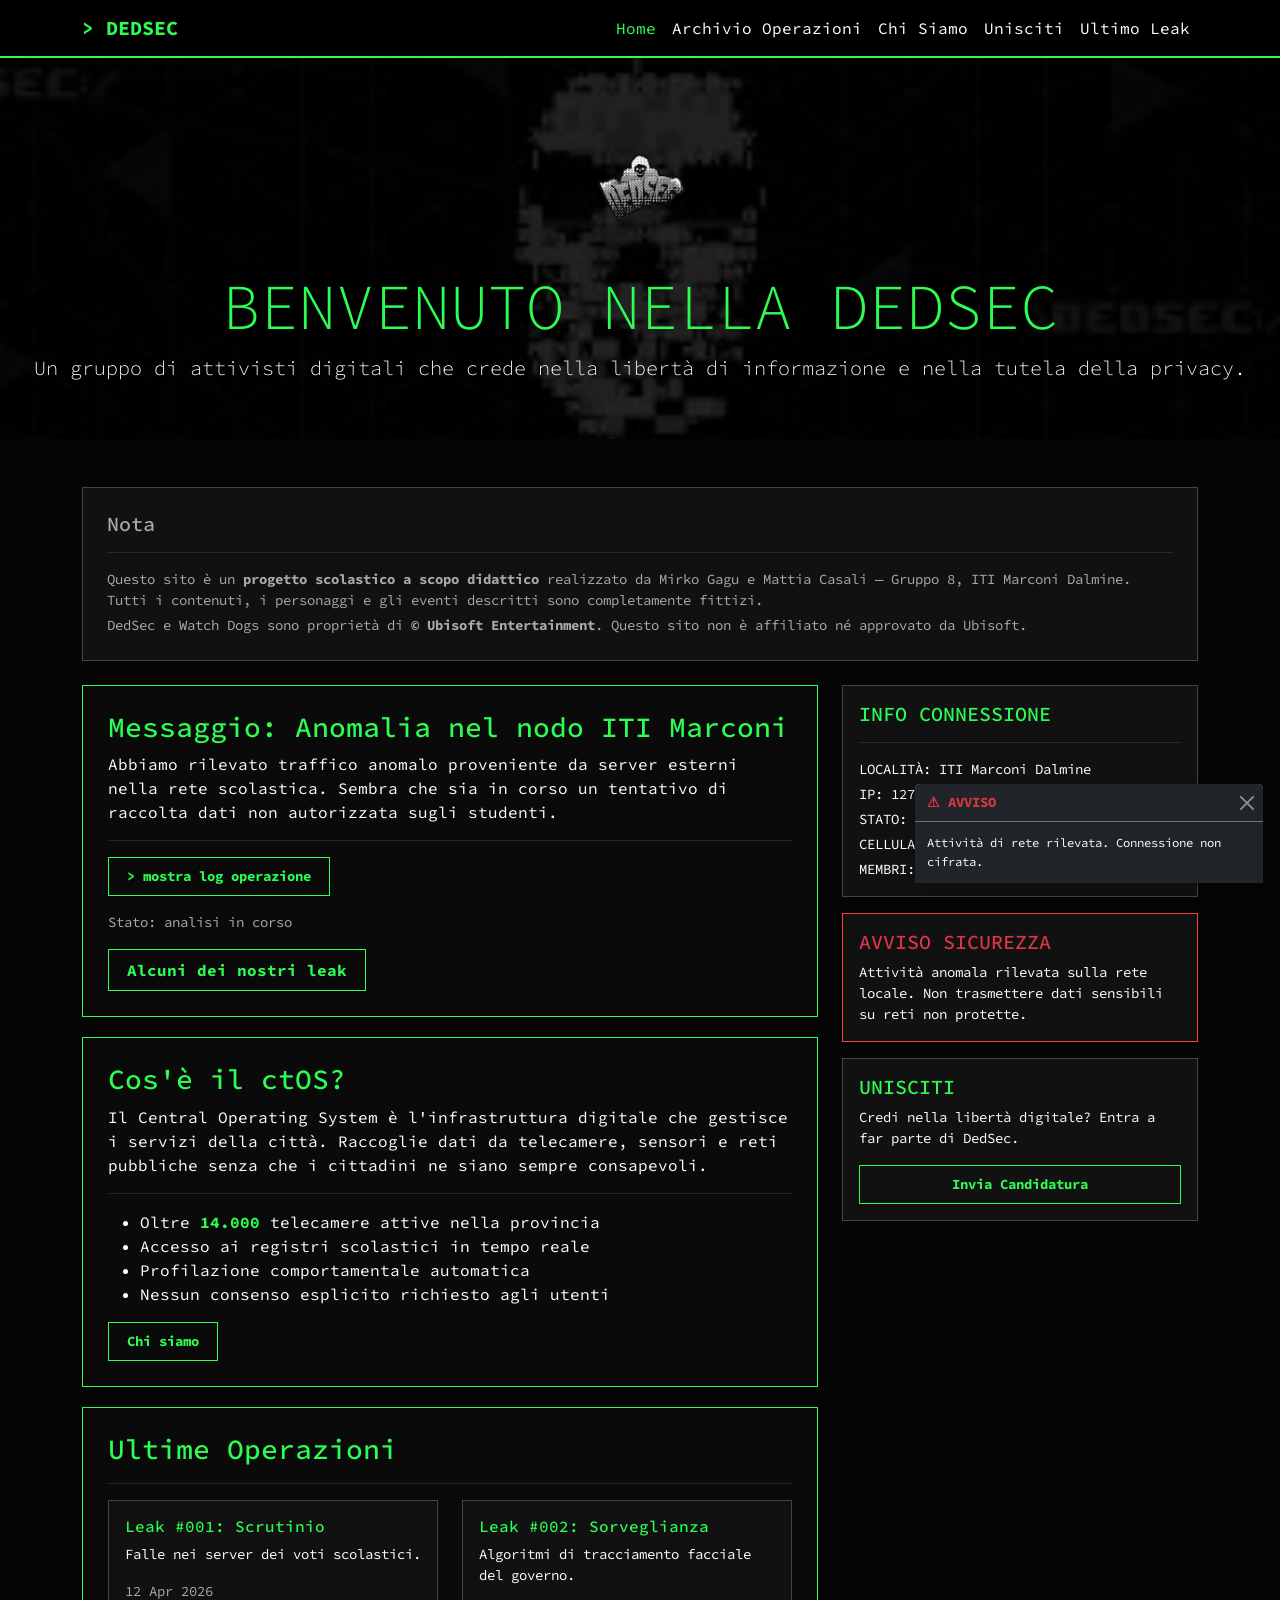
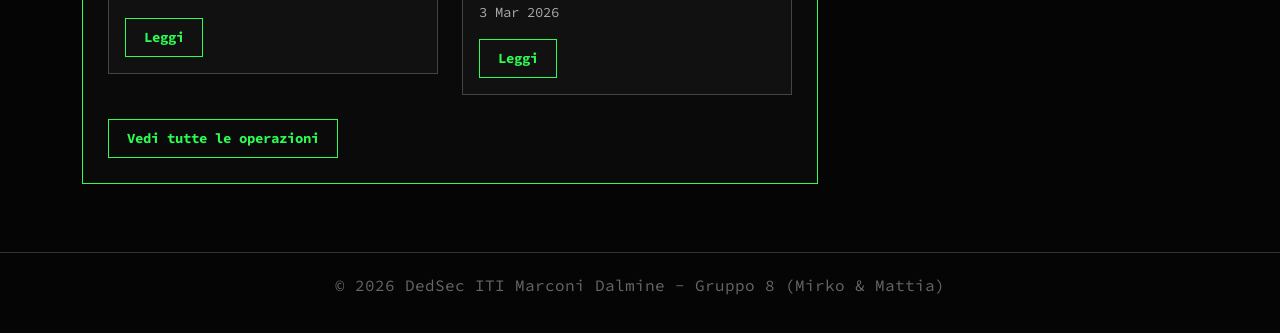
<file: index.html>
<!DOCTYPE html>
<html lang="it">
<head>
    <meta charset="UTF-8">
    <link href="https://cdn.jsdelivr.net/npm/bootstrap@5.3.0/dist/css/bootstrap.min.css" rel="stylesheet">
    <link rel="stylesheet" href="css/style.css">
    <title>DEDSEC | Home</title>
    <script src="https://cdn.jsdelivr.net/npm/bootstrap@5.3.0/dist/js/bootstrap.bundle.min.js"></script>
</head>
<body>

    <!-- NAVBAR -->
    <nav class="navbar navbar-expand-lg navbar-dark">
        <div class="container">
            <a class="navbar-brand testo-verde" href="index.html"><strong>> DEDSEC</strong></a>
            <button class="navbar-toggler" type="button" data-bs-toggle="collapse" data-bs-target="#navMenu">
                <span class="navbar-toggler-icon"></span>
            </button>
            <div class="collapse navbar-collapse" id="navMenu">
                <div class="navbar-nav ms-auto">
                    <a class="nav-link active" href="index.html">Home</a>
                    <a class="nav-link" href="blog.html">Archivio Operazioni</a>
                    <a class="nav-link" href="about.html">Chi Siamo</a>
                    <a class="nav-link" href="join.html">Unisciti</a>
                    <a class="nav-link" href="post.html">Ultimo Leak</a>
                </div>
            </div>
        </div>
    </nav>

    <!-- HEADER -->
    <header class="header-dedsec" style="background-image: url('img/Wallpaper.jpg');">
        <div class="header-overlay"></div>
        <div class="header-content">
            <img src="img/no bg/DedSec Logo.png" alt="DedSec Logo" class="img-logo">
            <h1 class="display-3 testo-verde">BENVENUTO NELLA DEDSEC</h1>
            <p class="lead">Un gruppo di attivisti digitali che crede nella libertà di informazione e nella tutela della privacy.</p>
        </div>
    </header>

    <!-- CONTENUTO -->
    <div class="container my-5">

        <!-- NOTA / DISCLAIMER -->
        <div class="card-dedsec p-4 mb-4">
            <h5 class="text-muted">Nota</h5>
            <hr class="border-secondary">
            <p class="small text-muted mb-1">
                Questo sito è un <strong>progetto scolastico a scopo didattico</strong> realizzato da Mirko Gagu e Mattia Casali — Gruppo 8, ITI Marconi Dalmine.
                Tutti i contenuti, i personaggi e gli eventi descritti sono completamente fittizi.
            </p>
            <p class="small text-muted mb-0">
                DedSec e Watch Dogs sono proprietà di <strong>© Ubisoft Entertainment</strong>. Questo sito non è affiliato né approvato da Ubisoft.
            </p>
        </div>

        <!-- GRIGLIA PRINCIPALE: 8 colonne sinistra + 4 colonne destra -->
        <div class="row">

            <!-- COLONNA SINISTRA -->
            <div class="col-md-8">

                <!-- BLOCCO MESSAGGIO -->
                <div class="bg-hacker">
                    <h3 class="testo-verde">Messaggio: Anomalia nel nodo ITI Marconi</h3>
                    <p>Abbiamo rilevato traffico anomalo proveniente da server esterni nella rete scolastica. Sembra che sia in corso un tentativo di raccolta dati non autorizzata sugli studenti.</p>
                    <hr class="border-secondary">
                    <button class="btn btn-verde btn-sm mb-2" type="button" data-bs-toggle="collapse" data-bs-target="#terminale">
                        > mostra log operazione
                    </button>
                    <div class="collapse" id="terminale">
                        <div class="terminal">
                            <p>> dedsec --scan --target rete_scolastica</p>
                            <p class="output">[*] Scansione in corso...</p>
                            <p class="output">[*] Rilevato modulo: data_collector_v3.dll</p>
                            <p class="errore">[!] ATTENZIONE: raccolta dati non autorizzata</p>
                            <p>> analisi_traffico.sh --report</p>
                            <p class="testo-verde">[✓] Report generato. Operazione documentata.</p>
                        </div>
                    </div>
                    <p class="small text-muted mt-2">Stato: analisi in corso</p>
                    <a href="blog.html" class="btn btn-verde">Alcuni dei nostri leak</a>
                </div>

                <!-- BLOCCO CTOS -->
                <div class="bg-hacker">
                    <h3 class="testo-verde">Cos'è il ctOS?</h3>
                    <p>Il Central Operating System è l'infrastruttura digitale che gestisce i servizi della città. Raccoglie dati da telecamere, sensori e reti pubbliche senza che i cittadini ne siano sempre consapevoli.</p>
                    <hr class="border-secondary">
                    <ul>
                        <li>Oltre <strong class="testo-verde">14.000</strong> telecamere attive nella provincia</li>
                        <li>Accesso ai registri scolastici in tempo reale</li>
                        <li>Profilazione comportamentale automatica</li>
                        <li>Nessun consenso esplicito richiesto agli utenti</li>
                    </ul>
                    <a href="about.html" class="btn btn-verde btn-sm">Chi siamo</a>
                </div>

                <!-- BLOCCO ULTIME OPERAZIONI -->
                <div class="bg-hacker">
                    <h3 class="testo-verde">Ultime Operazioni</h3>
                    <hr class="border-secondary">
                    <div class="row">
                        <div class="col-md-6 mb-3">
                            <div class="card-dedsec p-3">
                                <h6 class="testo-verde">Leak #001: Scrutinio</h6>
                                <p class="small">Falle nei server dei voti scolastici.</p>
                                <p class="small text-muted">12 Apr 2026</p>
                                <a href="post.html" class="btn btn-verde btn-sm">Leggi</a>
                            </div>
                        </div>
                        <div class="col-md-6 mb-3">
                            <div class="card-dedsec p-3">
                                <h6 class="testo-verde">Leak #002: Sorveglianza</h6>
                                <p class="small">Algoritmi di tracciamento facciale del governo.</p>
                                <p class="small text-muted">3 Mar 2026</p>
                                <a href="post.html" class="btn btn-verde btn-sm">Leggi</a>
                            </div>
                        </div>
                    </div>
                    <a href="blog.html" class="btn btn-verde btn-sm mt-2">Vedi tutte le operazioni</a>
                </div>

            </div>

            <!-- COLONNA DESTRA -->
            <div class="col-md-4">

                <!-- CARD INFO -->
                <div class="card-dedsec p-3 mb-3">
                    <h5 class="testo-verde">INFO CONNESSIONE</h5>
                    <hr class="border-secondary">
                    <p class="small mb-1">LOCALITÀ: ITI Marconi Dalmine</p>
                    <p class="small mb-1">IP: 127.0.0.1 (MASCHERATO)</p>
                    <p class="small mb-1">STATO: <span class="testo-verde">● ONLINE</span></p>
                    <p class="small mb-1">CELLULA: Gruppo 8</p>
                    <p class="small mb-0">MEMBRI: Mirko, Mattia, +1337 Anonimi</p>
                </div>

                <!-- CARD AVVISO -->
                <div class="card-dedsec bordo-rosso p-3 mb-3">
                    <h5 class="text-danger">AVVISO SICUREZZA</h5>
                    <p class="small mb-0">Attività anomala rilevata sulla rete locale. Non trasmettere dati sensibili su reti non protette.</p>
                </div>

                <!-- CARD UNISCITI -->
                <div class="card-dedsec p-3">
                    <h5 class="testo-verde">UNISCITI</h5>
                    <p class="small">Credi nella libertà digitale? Entra a far parte di DedSec.</p>
                    <a href="join.html" class="btn btn-verde btn-sm w-100">Invia Candidatura</a>
                </div>

            </div>

        </div>
    </div>

    <!-- FOOTER -->
    <footer class="text-center">
        <p>© 2026 DedSec ITI Marconi Dalmine - Gruppo 8 (Mirko & Mattia)</p>
    </footer>

    <!-- TOAST: popup che appare al caricamento della pagina -->
    <div class="position-fixed bottom-0 end-0 p-3" style="z-index: 999">
        <div id="toastCtOS" class="toast" role="alert">
            <div class="toast-header bg-dark text-danger border-secondary">
                <strong class="me-auto">⚠ AVVISO</strong>
                <button type="button" class="btn-close btn-close-white" data-bs-dismiss="toast"></button>
            </div>
            <div class="toast-body bg-dark text-white small">
                Attività di rete rilevata. Connessione non cifrata.
            </div>
        </div>
    </div>

    <script src="js/script.js"></script>
</body>
</html>
</file>
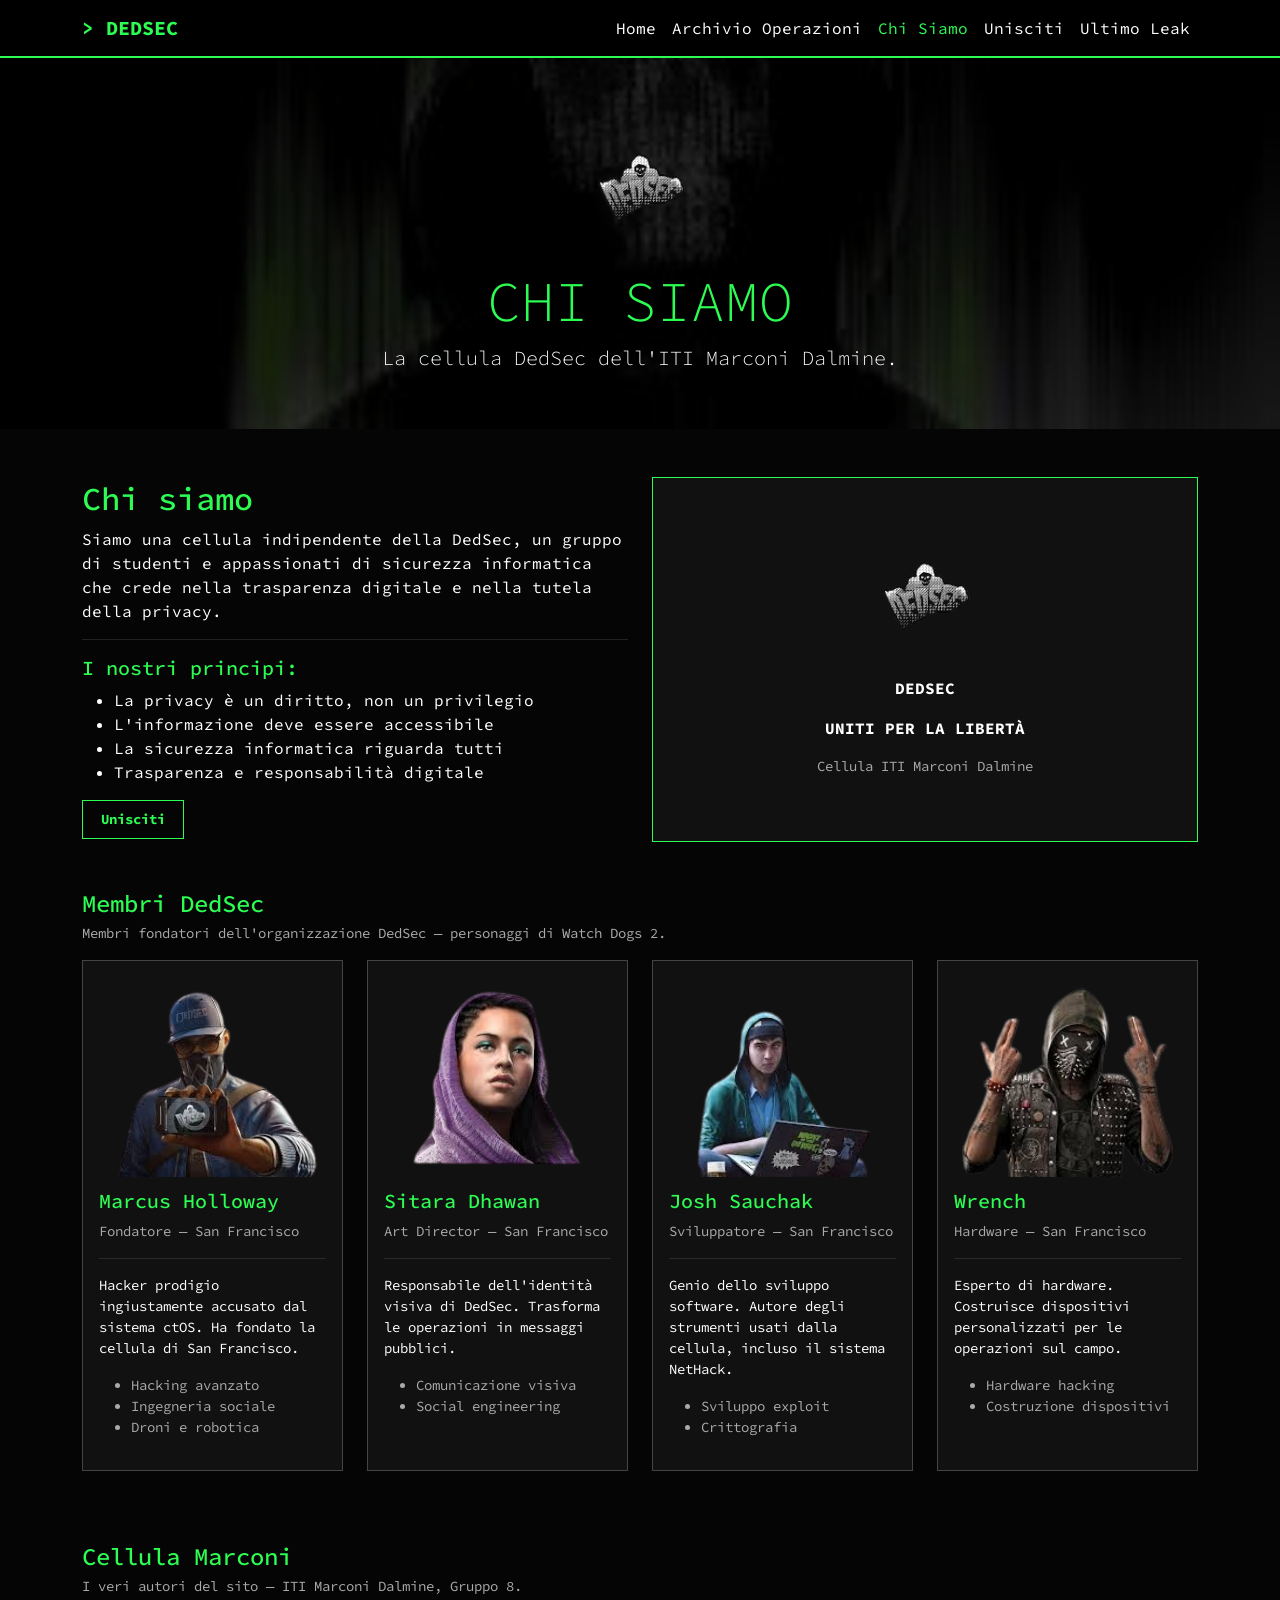
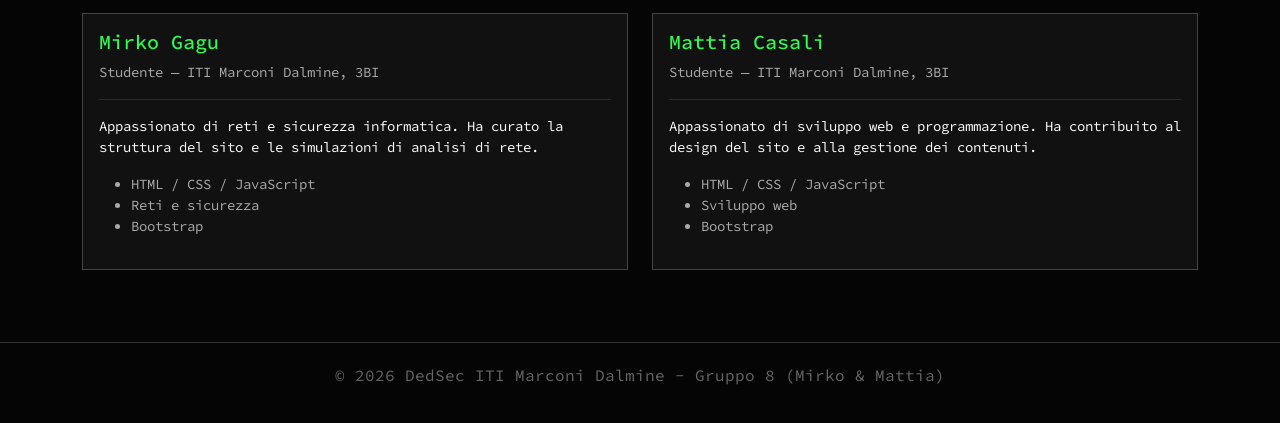
<file: about.html>
<!DOCTYPE html>
<html lang="it">
<head>
    <meta charset="UTF-8">
    <link href="https://cdn.jsdelivr.net/npm/bootstrap@5.3.0/dist/css/bootstrap.min.css" rel="stylesheet">
    <link rel="stylesheet" href="css/style.css">
    <title>DEDSEC | Chi Siamo</title>
    <script src="https://cdn.jsdelivr.net/npm/bootstrap@5.3.0/dist/js/bootstrap.bundle.min.js"></script>
</head>
<body>

    <!-- NAVBAR -->
    <nav class="navbar navbar-expand-lg navbar-dark">
        <div class="container">
            <a class="navbar-brand testo-verde" href="index.html"><strong>> DEDSEC</strong></a>
            <button class="navbar-toggler" type="button" data-bs-toggle="collapse" data-bs-target="#navMenu">
                <span class="navbar-toggler-icon"></span>
            </button>
            <div class="collapse navbar-collapse" id="navMenu">
                <div class="navbar-nav ms-auto">
                    <a class="nav-link" href="index.html">Home</a>
                    <a class="nav-link" href="blog.html">Archivio Operazioni</a>
                    <a class="nav-link active" href="about.html">Chi Siamo</a>
                    <a class="nav-link" href="join.html">Unisciti</a>
                    <a class="nav-link" href="post.html">Ultimo Leak</a>
                </div>
            </div>
        </div>
    </nav>

    <!-- HEADER -->
    <header class="header-dedsec" style="background-image: url('img/Wallpaper 3.jpg');">
        <div class="header-overlay"></div>
        <div class="header-content">
            <img src="img/no bg/DedSec Logo.png" alt="DedSec Logo" class="img-logo">
            <h1 class="display-4 testo-verde">CHI SIAMO</h1>
            <p class="lead">La cellula DedSec dell'ITI Marconi Dalmine.</p>
        </div>
    </header>

    <!-- CONTENUTO -->
    <div class="container my-5">

        <!-- PRESENTAZIONE -->
        <div class="row align-items-center mb-5">

            <div class="col-md-6">
                <h2 class="testo-verde">Chi siamo</h2>
                <p>Siamo una cellula indipendente della DedSec, un gruppo di studenti e appassionati di sicurezza informatica che crede nella trasparenza digitale e nella tutela della privacy.</p>
                <hr class="border-secondary">
                <h5 class="testo-verde">I nostri principi:</h5>
                <ul>
                    <li>La privacy è un diritto, non un privilegio</li>
                    <li>L'informazione deve essere accessibile</li>
                    <li>La sicurezza informatica riguarda tutti</li>
                    <li>Trasparenza e responsabilità digitale</li>
                </ul>
                <a href="join.html" class="btn btn-verde btn-sm">Unisciti</a>
            </div>

            <div class="col-md-6 text-center">
                <div class="card-dedsec bordo-verde p-5">
                    <img src="img/no bg/DedSec Logo.png" alt="DedSec Logo" class="img-logo mx-auto d-block">
                    <p class="fw-bold mt-2">DEDSEC</p>
                    <p class="fw-bold">UNITI PER LA LIBERTÀ</p>
                    <p class="small text-muted">Cellula ITI Marconi Dalmine</p>
                </div>
            </div>

        </div>

        <!-- MEMBRI DEDSEC (personaggi di Watch Dogs 2) -->
        <h4 class="testo-verde mb-1">Membri DedSec</h4>
        <p class="small text-muted mb-3">Membri fondatori dell'organizzazione DedSec — personaggi di Watch Dogs 2.</p>
        <div class="row mb-5">

            <div class="col-md-3 mb-4">
                <div class="card-dedsec p-3 h-100">
                    <img src="img/no bg/Marcus Holloway.png" alt="Marcus Holloway" class="img-membro">
                    <h5 class="testo-verde">Marcus Holloway</h5>
                    <p class="small text-muted">Fondatore — San Francisco</p>
                    <hr class="border-secondary">
                    <p class="small">Hacker prodigio ingiustamente accusato dal sistema ctOS. Ha fondato la cellula di San Francisco.</p>
                    <ul class="small text-muted">
                        <li>Hacking avanzato</li>
                        <li>Ingegneria sociale</li>
                        <li>Droni e robotica</li>
                    </ul>
                </div>
            </div>

            <div class="col-md-3 mb-4">
                <div class="card-dedsec p-3 h-100">
                    <img src="img/no bg/Sitara Dhawan.png" alt="Sitara Dhawan" class="img-membro">
                    <h5 class="testo-verde">Sitara Dhawan</h5>
                    <p class="small text-muted">Art Director — San Francisco</p>
                    <hr class="border-secondary">
                    <p class="small">Responsabile dell'identità visiva di DedSec. Trasforma le operazioni in messaggi pubblici.</p>
                    <ul class="small text-muted">
                        <li>Comunicazione visiva</li>
                        <li>Social engineering</li>
                    </ul>
                </div>
            </div>

            <div class="col-md-3 mb-4">
                <div class="card-dedsec p-3 h-100">
                    <img src="img/no bg/Josh Sauchak.png" alt="Josh Sauchak" class="img-membro">
                    <h5 class="testo-verde">Josh Sauchak</h5>
                    <p class="small text-muted">Sviluppatore — San Francisco</p>
                    <hr class="border-secondary">
                    <p class="small">Genio dello sviluppo software. Autore degli strumenti usati dalla cellula, incluso il sistema NetHack.</p>
                    <ul class="small text-muted">
                        <li>Sviluppo exploit</li>
                        <li>Crittografia</li>
                    </ul>
                </div>
            </div>

            <div class="col-md-3 mb-4">
                <div class="card-dedsec p-3 h-100">
                    <img src="img/no bg/Wrench.png" alt="Wrench" class="img-membro">
                    <h5 class="testo-verde">Wrench</h5>
                    <p class="small text-muted">Hardware — San Francisco</p>
                    <hr class="border-secondary">
                    <p class="small">Esperto di hardware. Costruisce dispositivi personalizzati per le operazioni sul campo.</p>
                    <ul class="small text-muted">
                        <li>Hardware hacking</li>
                        <li>Costruzione dispositivi</li>
                    </ul>
                </div>
            </div>

        </div>

        <!-- CELLULA MARCONI (Mirko e Mattia) -->
        <h4 class="testo-verde mb-1">Cellula Marconi</h4>
        <p class="small text-muted mb-3">I veri autori del sito — ITI Marconi Dalmine, Gruppo 8.</p>
        <div class="row">

            <div class="col-md-6 mb-4">
                <div class="card-dedsec p-3 h-100">
                    <h5 class="testo-verde">Mirko Gagu</h5>
                    <p class="small text-muted">Studente — ITI Marconi Dalmine, 3BI</p>
                    <hr class="border-secondary">
                    <p class="small">Appassionato di reti e sicurezza informatica. Ha curato la struttura del sito e le simulazioni di analisi di rete.</p>
                    <ul class="small text-muted">
                        <li>HTML / CSS / JavaScript</li>
                        <li>Reti e sicurezza</li>
                        <li>Bootstrap</li>
                    </ul>
                </div>
            </div>

            <div class="col-md-6 mb-4">
                <div class="card-dedsec p-3 h-100">
                    <h5 class="testo-verde">Mattia Casali</h5>
                    <p class="small text-muted">Studente — ITI Marconi Dalmine, 3BI</p>
                    <hr class="border-secondary">
                    <p class="small">Appassionato di sviluppo web e programmazione. Ha contribuito al design del sito e alla gestione dei contenuti.</p>
                    <ul class="small text-muted">
                        <li>HTML / CSS / JavaScript</li>
                        <li>Sviluppo web</li>
                        <li>Bootstrap</li>
                    </ul>
                </div>
            </div>

        </div>

    </div>

    <!-- FOOTER -->
    <footer class="text-center">
        <p>© 2026 DedSec ITI Marconi Dalmine - Gruppo 8 (Mirko & Mattia)</p>
    </footer>

    <script src="js/script.js"></script>
</body>
</html>
</file>
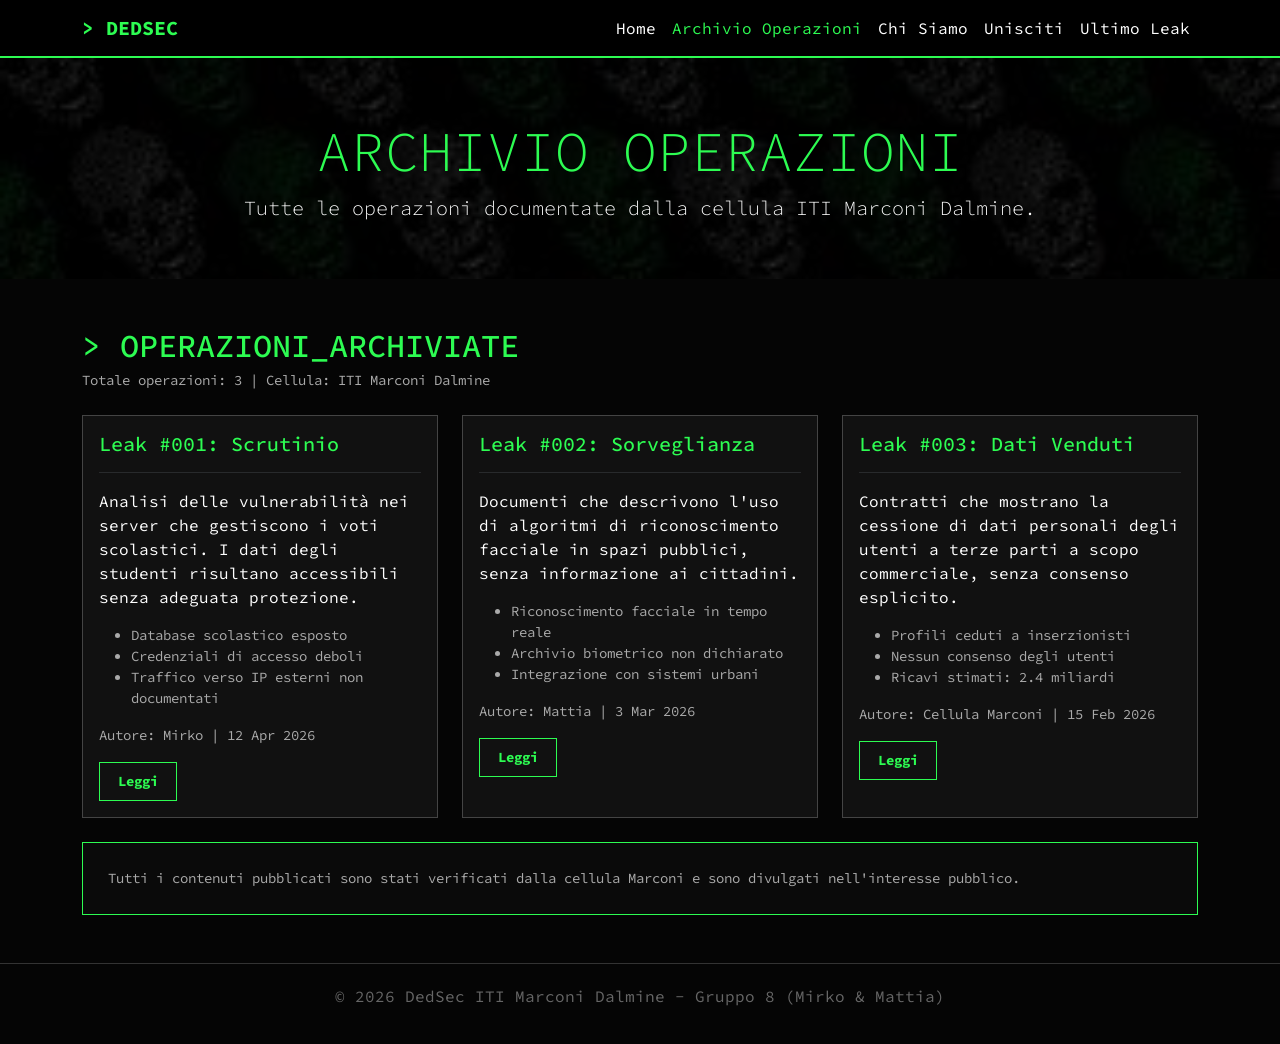
<file: blog.html>
<!DOCTYPE html>
<html lang="it">
<head>
    <meta charset="UTF-8">
    <link href="https://cdn.jsdelivr.net/npm/bootstrap@5.3.0/dist/css/bootstrap.min.css" rel="stylesheet">
    <link rel="stylesheet" href="css/style.css">
    <title>DEDSEC | Archivio Operazioni</title>
    <script src="https://cdn.jsdelivr.net/npm/bootstrap@5.3.0/dist/js/bootstrap.bundle.min.js"></script>
</head>
<body>

    <!-- NAVBAR -->
    <nav class="navbar navbar-expand-lg navbar-dark">
        <div class="container">
            <a class="navbar-brand testo-verde" href="index.html"><strong>> DEDSEC</strong></a>
            <button class="navbar-toggler" type="button" data-bs-toggle="collapse" data-bs-target="#navMenu">
                <span class="navbar-toggler-icon"></span>
            </button>
            <div class="collapse navbar-collapse" id="navMenu">
                <div class="navbar-nav ms-auto">
                    <a class="nav-link" href="index.html">Home</a>
                    <a class="nav-link active" href="blog.html">Archivio Operazioni</a>
                    <a class="nav-link" href="about.html">Chi Siamo</a>
                    <a class="nav-link" href="join.html">Unisciti</a>
                    <a class="nav-link" href="post.html">Ultimo Leak</a>
                </div>
            </div>
        </div>
    </nav>

    <!-- HEADER -->
    <header class="header-dedsec" style="background-image: url('img/Wallpaper 2.jpg');">
        <div class="header-overlay"></div>
        <div class="header-content">
            <h1 class="display-4 testo-verde">ARCHIVIO OPERAZIONI</h1>
            <p class="lead">Tutte le operazioni documentate dalla cellula ITI Marconi Dalmine.</p>
        </div>
    </header>

    <!-- CONTENUTO -->
    <div class="container my-5">

        <h2 class="testo-verde mb-1">> OPERAZIONI_ARCHIVIATE</h2>
        <p class="small text-muted mb-4">Totale operazioni: 3 | Cellula: ITI Marconi Dalmine</p>

        <!-- GRIGLIA CARD OPERAZIONI -->
        <div class="row">

            <!-- CARD 1 -->
            <div class="col-md-4 mb-4">
                <div class="card-dedsec p-3 h-100">
                    <h5 class="testo-verde">Leak #001: Scrutinio</h5>
                    <hr class="border-secondary">
                    <p>Analisi delle vulnerabilità nei server che gestiscono i voti scolastici. I dati degli studenti risultano accessibili senza adeguata protezione.</p>
                    <ul class="small text-muted">
                        <li>Database scolastico esposto</li>
                        <li>Credenziali di accesso deboli</li>
                        <li>Traffico verso IP esterni non documentati</li>
                    </ul>
                    <p class="small text-muted">Autore: Mirko | 12 Apr 2026</p>
                    <a href="post.html" class="btn btn-verde btn-sm">Leggi</a>
                </div>
            </div>

            <!-- CARD 2 -->
            <div class="col-md-4 mb-4">
                <div class="card-dedsec p-3 h-100">
                    <h5 class="testo-verde">Leak #002: Sorveglianza</h5>
                    <hr class="border-secondary">
                    <p>Documenti che descrivono l'uso di algoritmi di riconoscimento facciale in spazi pubblici, senza informazione ai cittadini.</p>
                    <ul class="small text-muted">
                        <li>Riconoscimento facciale in tempo reale</li>
                        <li>Archivio biometrico non dichiarato</li>
                        <li>Integrazione con sistemi urbani</li>
                    </ul>
                    <p class="small text-muted">Autore: Mattia | 3 Mar 2026</p>
                    <a href="post.html" class="btn btn-verde btn-sm">Leggi</a>
                </div>
            </div>

            <!-- CARD 3 -->
            <div class="col-md-4 mb-4">
                <div class="card-dedsec p-3 h-100">
                    <h5 class="testo-verde">Leak #003: Dati Venduti</h5>
                    <hr class="border-secondary">
                    <p>Contratti che mostrano la cessione di dati personali degli utenti a terze parti a scopo commerciale, senza consenso esplicito.</p>
                    <ul class="small text-muted">
                        <li>Profili ceduti a inserzionisti</li>
                        <li>Nessun consenso degli utenti</li>
                        <li>Ricavi stimati: 2.4 miliardi</li>
                    </ul>
                    <p class="small text-muted">Autore: Cellula Marconi | 15 Feb 2026</p>
                    <a href="post.html" class="btn btn-verde btn-sm">Leggi</a>
                </div>
            </div>

        </div>

        <!-- NOTA IN FONDO -->
        <div class="bg-hacker">
            <p class="small text-muted mb-0">Tutti i contenuti pubblicati sono stati verificati dalla cellula Marconi e sono divulgati nell'interesse pubblico.</p>
        </div>

    </div>

    <!-- FOOTER -->
    <footer class="text-center">
        <p>© 2026 DedSec ITI Marconi Dalmine - Gruppo 8 (Mirko & Mattia)</p>
    </footer>

    <script src="js/script.js"></script>
</body>
</html>
</file>
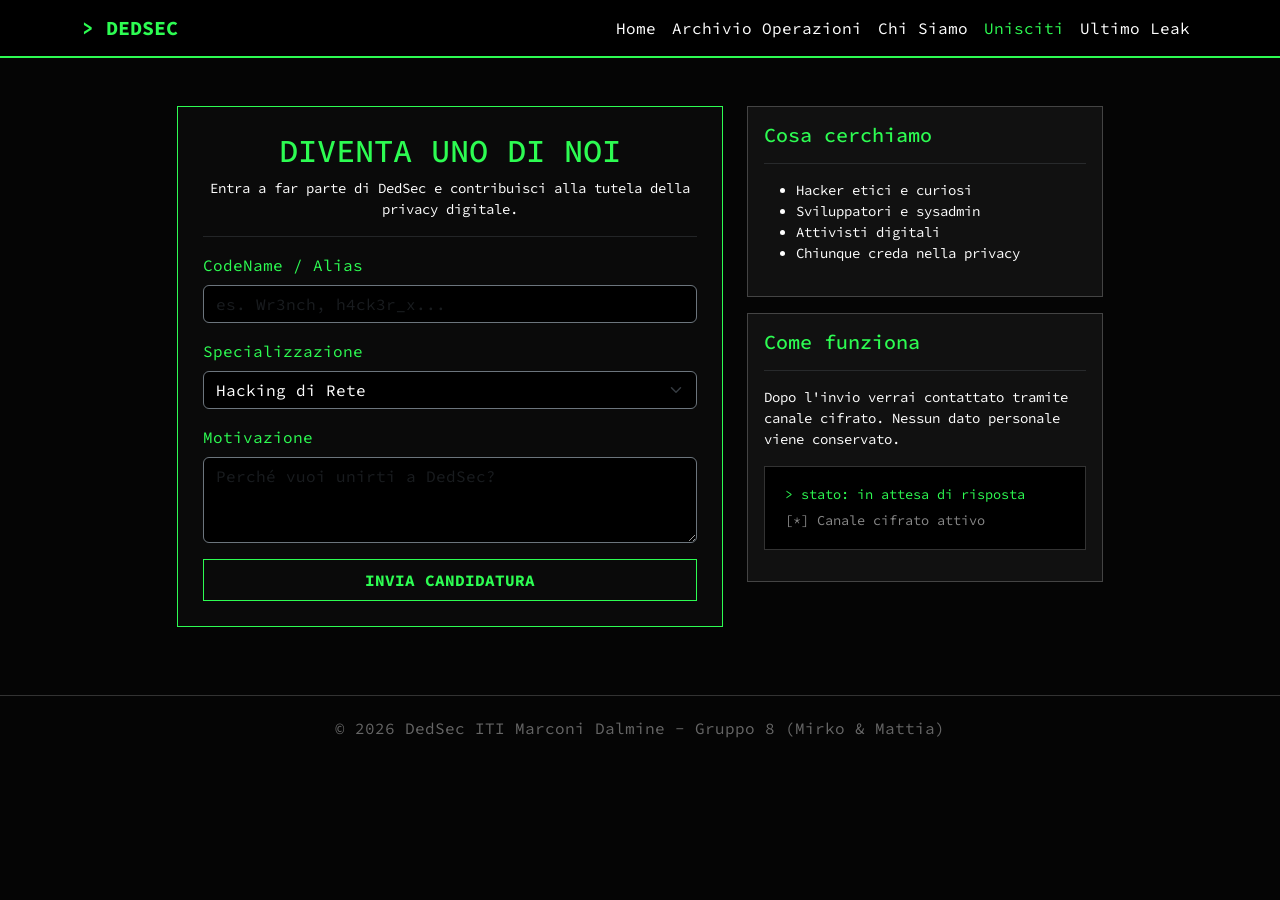
<file: join.html>
<!DOCTYPE html>
<html lang="it">
<head>
    <meta charset="UTF-8">
    <link href="https://cdn.jsdelivr.net/npm/bootstrap@5.3.0/dist/css/bootstrap.min.css" rel="stylesheet">
    <link rel="stylesheet" href="css/style.css">
    <title>DEDSEC | Unisciti</title>
    <script src="https://cdn.jsdelivr.net/npm/bootstrap@5.3.0/dist/js/bootstrap.bundle.min.js"></script>
</head>
<body>

    <!-- NAVBAR -->
    <nav class="navbar navbar-expand-lg navbar-dark">
        <div class="container">
            <a class="navbar-brand testo-verde" href="index.html"><strong>> DEDSEC</strong></a>
            <button class="navbar-toggler" type="button" data-bs-toggle="collapse" data-bs-target="#navMenu">
                <span class="navbar-toggler-icon"></span>
            </button>
            <div class="collapse navbar-collapse" id="navMenu">
                <div class="navbar-nav ms-auto">
                    <a class="nav-link" href="index.html">Home</a>
                    <a class="nav-link" href="blog.html">Archivio Operazioni</a>
                    <a class="nav-link" href="about.html">Chi Siamo</a>
                    <a class="nav-link active" href="join.html">Unisciti</a>
                    <a class="nav-link" href="post.html">Ultimo Leak</a>
                </div>
            </div>
        </div>
    </nav>

    <!-- CONTENUTO -->
    <div class="container my-5">
        <div class="row justify-content-center">

            <!-- FORM -->
            <div class="col-md-6">
                <div class="bg-hacker">
                    <h2 class="testo-verde text-center">DIVENTA UNO DI NOI</h2>
                    <p class="text-center small">Entra a far parte di DedSec e contribuisci alla tutela della privacy digitale.</p>
                    <hr class="border-secondary">
                    <form class="mt-3">
                        <div class="mb-3">
                            <label class="form-label testo-verde">CodeName / Alias</label>
                            <input type="text" class="form-control bg-black text-white border-secondary" placeholder="es. Wr3nch, h4ck3r_x...">
                        </div>
                        <div class="mb-3">
                            <label class="form-label testo-verde">Specializzazione</label>
                            <select class="form-select bg-black text-white border-secondary">
                                <option>Hacking di Rete</option>
                                <option>Ingegneria Sociale</option>
                                <option>Sviluppo Software</option>
                                <option>Crittografia</option>
                            </select>
                        </div>
                        <div class="mb-3">
                            <label class="form-label testo-verde">Motivazione</label>
                            <textarea class="form-control bg-black text-white border-secondary" rows="3" placeholder="Perché vuoi unirti a DedSec?"></textarea>
                        </div>
                        <button type="button" class="btn btn-verde w-100" onclick="alert('Candidatura inviata. Verrai contattato tramite canale cifrato.')">INVIA CANDIDATURA</button>
                    </form>
                </div>
            </div>

            <!-- INFO LATERALE -->
            <div class="col-md-4 mt-4 mt-md-0">

                <!-- CARD COSA CERCHIAMO -->
                <div class="card-dedsec p-3 mb-3">
                    <h5 class="testo-verde">Cosa cerchiamo</h5>
                    <hr class="border-secondary">
                    <ul class="small">
                        <li>Hacker etici e curiosi</li>
                        <li>Sviluppatori e sysadmin</li>
                        <li>Attivisti digitali</li>
                        <li>Chiunque creda nella privacy</li>
                    </ul>
                </div>

                <!-- CARD COME FUNZIONA -->
                <div class="card-dedsec p-3">
                    <h5 class="testo-verde">Come funziona</h5>
                    <hr class="border-secondary">
                    <p class="small">Dopo l'invio verrai contattato tramite canale cifrato. Nessun dato personale viene conservato.</p>
                    <div class="terminal">
                        <p>> stato: in attesa di risposta</p>
                        <p class="output">[*] Canale cifrato attivo</p>
                    </div>
                </div>

            </div>

        </div>
    </div>

    <!-- FOOTER -->
    <footer class="text-center">
        <p>© 2026 DedSec ITI Marconi Dalmine - Gruppo 8 (Mirko & Mattia)</p>
    </footer>

    <script src="js/script.js"></script>
</body>
</html>
</file>
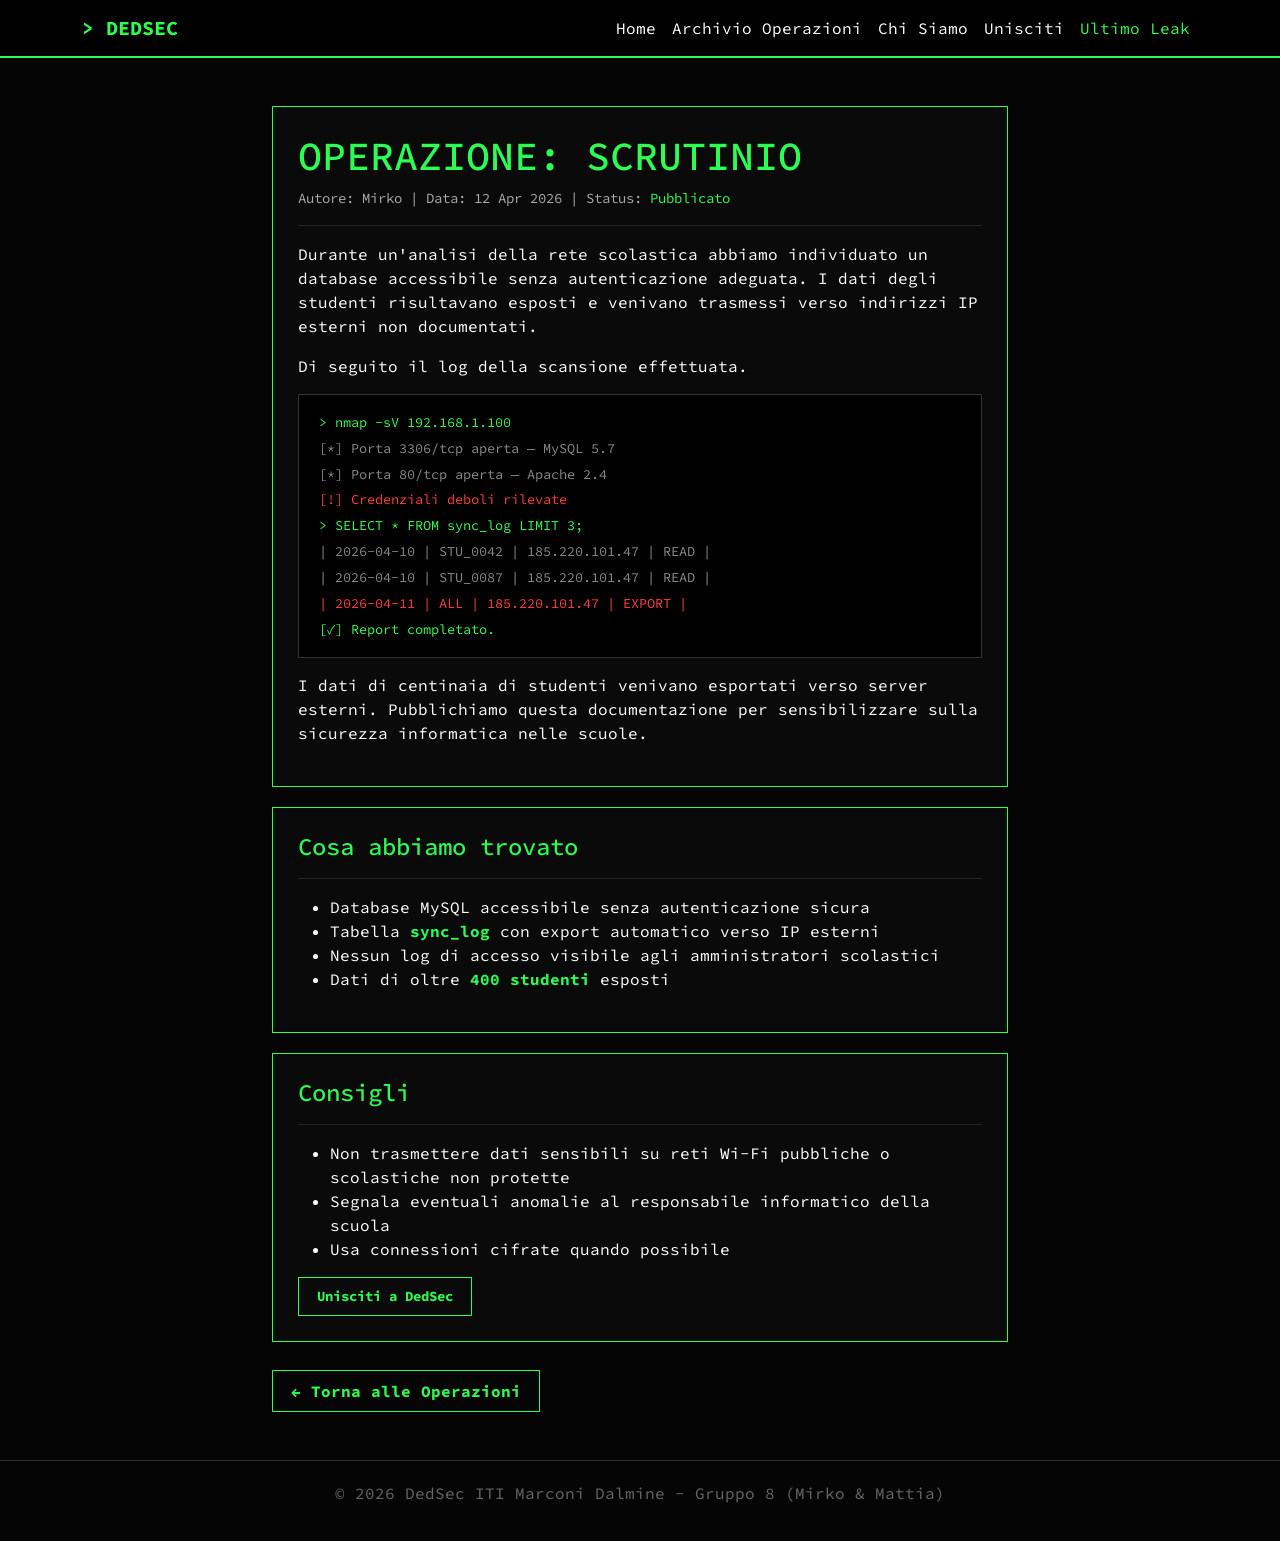
<file: post.html>
<!DOCTYPE html>
<html lang="it">
<head>
    <meta charset="UTF-8">
    <link href="https://cdn.jsdelivr.net/npm/bootstrap@5.3.0/dist/css/bootstrap.min.css" rel="stylesheet">
    <link rel="stylesheet" href="css/style.css">
    <title>DEDSEC | Ultimo Leak</title>
    <script src="https://cdn.jsdelivr.net/npm/bootstrap@5.3.0/dist/js/bootstrap.bundle.min.js"></script>
</head>
<body>

    <!-- NAVBAR -->
    <nav class="navbar navbar-expand-lg navbar-dark">
        <div class="container">
            <a class="navbar-brand testo-verde" href="index.html"><strong>> DEDSEC</strong></a>
            <button class="navbar-toggler" type="button" data-bs-toggle="collapse" data-bs-target="#navMenu">
                <span class="navbar-toggler-icon"></span>
            </button>
            <div class="collapse navbar-collapse" id="navMenu">
                <div class="navbar-nav ms-auto">
                    <a class="nav-link" href="index.html">Home</a>
                    <a class="nav-link" href="blog.html">Archivio Operazioni</a>
                    <a class="nav-link" href="about.html">Chi Siamo</a>
                    <a class="nav-link" href="join.html">Unisciti</a>
                    <a class="nav-link active" href="post.html">Ultimo Leak</a>
                </div>
            </div>
        </div>
    </nav>

    <!-- CONTENUTO -->
    <div class="container my-5">
        <div class="row justify-content-center">
            <div class="col-lg-8">

                <!-- BLOCCO PRINCIPALE LEAK -->
                <div class="bg-hacker">
                    <h1 class="testo-verde">OPERAZIONE: SCRUTINIO</h1>
                    <p class="small text-muted">Autore: Mirko | Data: 12 Apr 2026 | Status: <span class="testo-verde">Pubblicato</span></p>
                    <hr class="border-secondary">
                    <p>Durante un'analisi della rete scolastica abbiamo individuato un database accessibile senza autenticazione adeguata. I dati degli studenti risultavano esposti e venivano trasmessi verso indirizzi IP esterni non documentati.</p>
                    <p>Di seguito il log della scansione effettuata.</p>
                    <div class="terminal">
                        <p>> nmap -sV 192.168.1.100</p>
                        <p class="output">[*] Porta 3306/tcp aperta — MySQL 5.7</p>
                        <p class="output">[*] Porta 80/tcp aperta — Apache 2.4</p>
                        <p class="errore">[!] Credenziali deboli rilevate</p>
                        <p>> SELECT * FROM sync_log LIMIT 3;</p>
                        <p class="output">| 2026-04-10 | STU_0042 | 185.220.101.47 | READ   |</p>
                        <p class="output">| 2026-04-10 | STU_0087 | 185.220.101.47 | READ   |</p>
                        <p class="errore">| 2026-04-11 | ALL      | 185.220.101.47 | EXPORT |</p>
                        <p class="testo-verde">[✓] Report completato.</p>
                    </div>
                    <p>I dati di centinaia di studenti venivano esportati verso server esterni. Pubblichiamo questa documentazione per sensibilizzare sulla sicurezza informatica nelle scuole.</p>
                </div>

                <!-- BLOCCO RISULTATI -->
                <div class="bg-hacker">
                    <h4 class="testo-verde">Cosa abbiamo trovato</h4>
                    <hr class="border-secondary">
                    <ul>
                        <li>Database MySQL accessibile senza autenticazione sicura</li>
                        <li>Tabella <strong class="testo-verde">sync_log</strong> con export automatico verso IP esterni</li>
                        <li>Nessun log di accesso visibile agli amministratori scolastici</li>
                        <li>Dati di oltre <strong class="testo-verde">400 studenti</strong> esposti</li>
                    </ul>
                </div>

                <!-- BLOCCO CONSIGLI -->
                <div class="bg-hacker">
                    <h4 class="testo-verde">Consigli</h4>
                    <hr class="border-secondary">
                    <ul>
                        <li>Non trasmettere dati sensibili su reti Wi-Fi pubbliche o scolastiche non protette</li>
                        <li>Segnala eventuali anomalie al responsabile informatico della scuola</li>
                        <li>Usa connessioni cifrate quando possibile</li>
                    </ul>
                    <a href="join.html" class="btn btn-verde btn-sm">Unisciti a DedSec</a>
                </div>

                <a href="blog.html" class="btn btn-verde mt-2">← Torna alle Operazioni</a>

            </div>
        </div>
    </div>

    <!-- FOOTER -->
    <footer class="text-center">
        <p>© 2026 DedSec ITI Marconi Dalmine - Gruppo 8 (Mirko & Mattia)</p>
    </footer>

    <script src="js/script.js"></script>
</body>
</html>
</file>
<file: css/style.css>
/* ===== FONT ===== */
@import url('https://fonts.googleapis.com/css2?family=Source+Code+Pro:wght@400;600&display=swap');

/* ===== STILE GENERALE ===== */
body {
    background-color: #050505;
    color: #ffffff;
    font-family: 'Source Code Pro', 'Courier New', monospace;
}

/* ===== NAVBAR ===== */
.navbar {
    background-color: #000000 !important;
    border-bottom: 2px solid #2dfc52;
}

.nav-link {
    color: #ffffff !important;
}

.nav-link:hover,
.nav-link.active {
    color: #2dfc52 !important;
}

/* ===== HEADER ===== */
.header-dedsec {
    padding: 60px 0 40px;
    text-align: center;
    background-size: cover;
    background-position: center;
    position: relative;
}

.header-overlay {
    position: absolute;
    top: 0;
    left: 0;
    width: 100%;
    height: 100%;
    background-color: rgba(0, 0, 0, 0.75);
}

.header-content {
    position: relative;
}

/* ===== BLOCCHI ===== */
.bg-hacker {
    background-color: #0a0a0a;
    border: 1px solid #2dfc52;
    padding: 25px;
    margin-bottom: 20px;
}

/* ===== CARD ===== */
.card-dedsec {
    background-color: #111111;
    border: 1px solid #444444;
    color: #ffffff;
    transition: border-color 0.3s;
}

.card-dedsec:hover {
    border-color: #2dfc52;
}

.card-dedsec.bordo-verde {
    border-color: #2dfc52;
}

.card-dedsec.bordo-rosso {
    border-color: #ff3c3c;
}

/* ===== COLORI ===== */
.testo-verde {
    color: #2dfc52;
}

.text-muted {
    color: #aaaaaa !important;
}

/* ===== BOTTONI ===== */
.btn-verde {
    background-color: transparent;
    color: #2dfc52;
    border: 1px solid #2dfc52;
    border-radius: 0;
    font-weight: bold;
    padding: 8px 18px;
    font-family: 'Source Code Pro', 'Courier New', monospace;
}

.btn-verde:hover {
    background-color: #2dfc52;
    color: #000000;
}

/* ===== TERMINALE ===== */
.terminal {
    background-color: #000000;
    border: 1px solid #333333;
    padding: 15px 20px;
    font-size: 0.85rem;
    color: #2dfc52;
    margin: 15px 0;
}

.terminal p {
    margin: 0;
    line-height: 1.9;
}

.terminal .output {
    color: #888888;
}

.terminal .errore {
    color: #ff3c3c;
}

/* ===== IMMAGINI ===== */
.img-logo {
    width: 140px;
    height: 140px;
    object-fit: contain;
    margin-bottom: 10px;
}

.img-membro {
    width: 100%;
    height: 200px;
    object-fit: cover;
    object-position: top;
    margin-bottom: 12px;
}

/* ===== FOOTER ===== */
footer {
    border-top: 1px solid #333333;
    padding: 20px 0;
    color: #666666;
}
</file>
